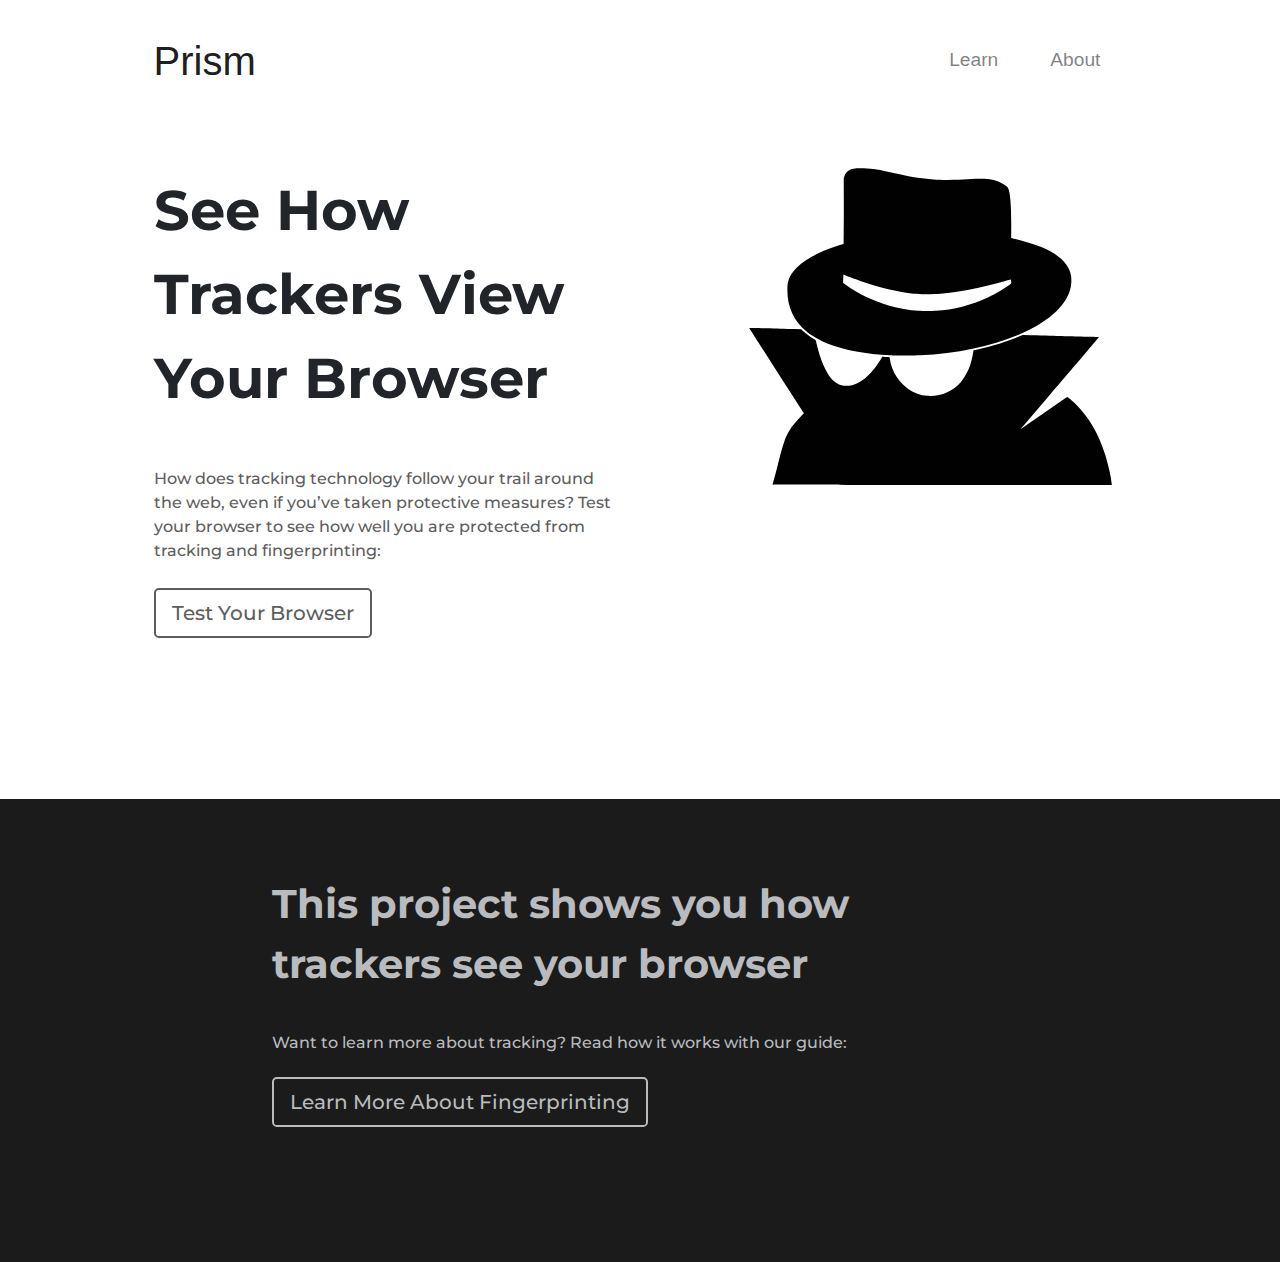
<file: index.html>
<!DOCTYPE html>
<html lang="en" dir="ltr">

<head>
  <meta charset="utf-8">

  <!-- google fonts cdn -->
  <link rel="preconnect" href="https://fonts.googleapis.com">
  <link rel="preconnect" href="https://fonts.gstatic.com" crossorigin>
  <link href="https://fonts.googleapis.com/css2?family=Montserrat:wght@100;200;300;400;500;600;700;800;900&display=swap" rel="stylesheet">

  <!-- bootstrap cdn -->
  <link rel="stylesheet" href="https://stackpath.bootstrapcdn.com/bootstrap/4.3.1/css/bootstrap.min.css" integrity="sha384-ggOyR0iXCbMQv3Xipma34MD+dH/1fQ784/j6cY/iJTQUOhcWr7x9JvoRxT2MZw1T" crossorigin="anonymous">
  <!-- css stylesheet -->
  <link rel="stylesheet" href="css/styles.css">

  <title>Prism</title>
</head>

<body>

  <!-- Title -->
  <section id="title">
    <div class="container-fluid">

      <!-- Navigation Bar -->
      <nav class="navbar navbar-expand-lg navbar-light">
        <a href="#" class="navbar-brand">Prism</a>
        <button class="navbar-toggler" type="button" data-toggle="collapse" data-target="#navbarSupportedContent" aria-controls="navbarSupportedContent" aria-expanded="false" aria-label="Toggle navigation">
          <span class="navbar-toggler-icon"></span>
        </button>
        <div class="collapse navbar-collapse" id="navbarSupportedContent">
          <ul class="navbar-nav ml-auto">
            <li class="nav-item">
              <a class="nav-link" href="#">Learn</a>
            </li>
            <li class="nav-item">
              <a class="nav-link" href="#">About</a>
            </li>
          </ul>
        </div>
      </nav>

      <!-- Title Desciption -->
      <div class="row title-desc">

        <div class="col-md-6">
          <h1>See How Trackers View Your Browser</h1>
          <p class="title-text">How does tracking technology follow your trail around the web, even if you’ve taken protective measures? Test your browser to see how well you are protected from tracking and fingerprinting:</p>
          <button type="button" class="btn btn-outline-dark btn-lg test-button">Test Your Browser</button>
        </div>

        <div class="col-md-6">
          <div class="image-container">
            <img class="title-image" src="images/spy.svg" alt="spy">
          </div>
        </div>

      </div>

    </div>
  </section>

  <!-- Feature -->
  <section id="feature">
    <div class="container-fluid">

      <!-- Feature Description -->
      <div class="row justify-content-center">

        <div class="col-10 feature-desc">
          <h1 class="feature-heading">This project shows you how trackers see your browser</h1>
          <p class="feature-text">Want to learn more about tracking? Read how it works with our guide:</p>
          <button type="button" class="btn btn-outline-light btn-lg feature-button">Learn More About Fingerprinting</button>
        </div>

      </div>

    </div>
  </section>

  <!-- Script Files for Bootstrap -->
  <script src="https://code.jquery.com/jquery-3.3.1.slim.min.js" integrity="sha384-q8i/X+965DzO0rT7abK41JStQIAqVgRVzpbzo5smXKp4YfRvH+8abtTE1Pi6jizo" crossorigin="anonymous"></script>
  <script src="https://cdnjs.cloudflare.com/ajax/libs/popper.js/1.14.7/umd/popper.min.js" integrity="sha384-UO2eT0CpHqdSJQ6hJty5KVphtPhzWj9WO1clHTMGa3JDZwrnQq4sF86dIHNDz0W1" crossorigin="anonymous"></script>
  <script src="https://stackpath.bootstrapcdn.com/bootstrap/4.3.1/js/bootstrap.min.js" integrity="sha384-JjSmVgyd0p3pXB1rRibZUAYoIIy6OrQ6VrjIEaFf/nJGzIxFDsf4x0xIM+B07jRM" crossorigin="anonymous"></script>
</body>

</html>
</file>
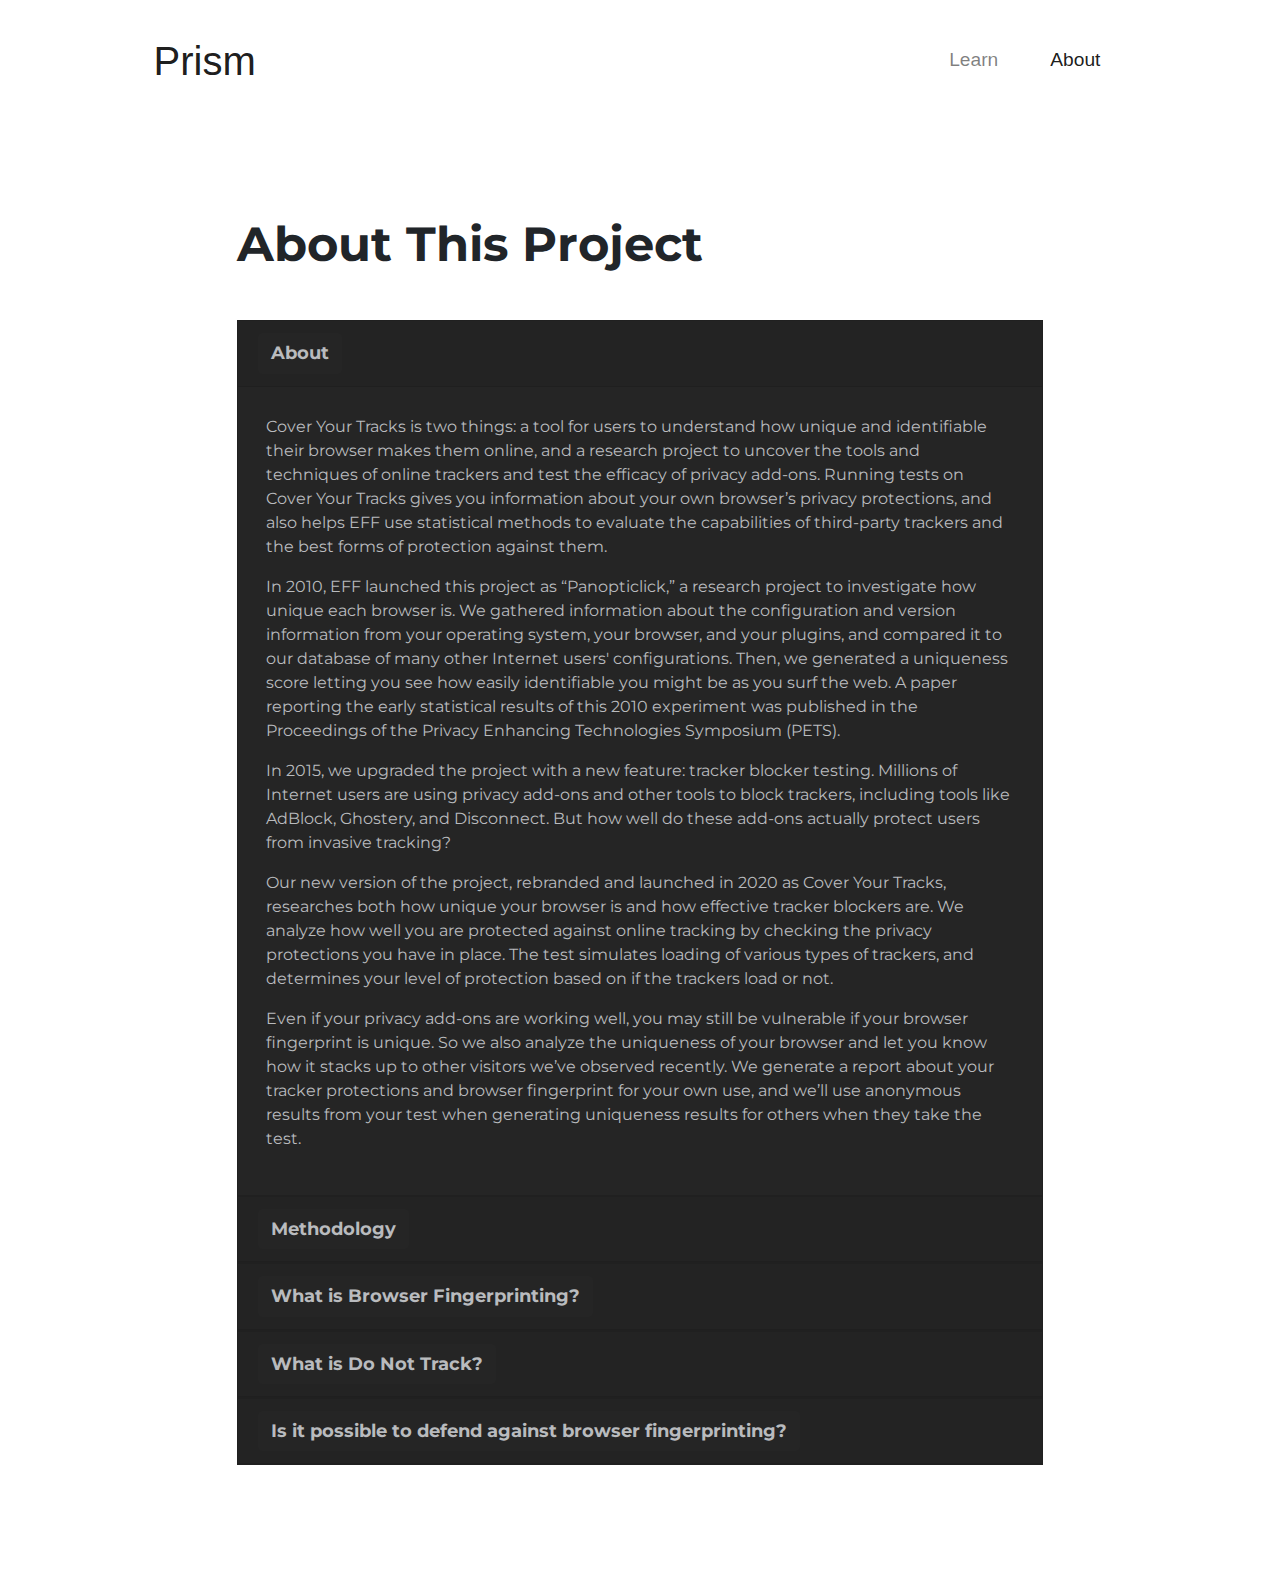
<file: about.html>
<!DOCTYPE html>
<html lang="en" dir="ltr">

<head>
  <meta charset="utf-8">

  <!-- google fonts cdn -->
  <link rel="preconnect" href="https://fonts.googleapis.com">
  <link rel="preconnect" href="https://fonts.gstatic.com" crossorigin>
  <link href="https://fonts.googleapis.com/css2?family=Montserrat:wght@100;200;300;400;500;600;700;800;900&display=swap" rel="stylesheet">

  <!-- bootstrap cdn -->
  <link rel="stylesheet" href="https://stackpath.bootstrapcdn.com/bootstrap/4.3.1/css/bootstrap.min.css" integrity="sha384-ggOyR0iXCbMQv3Xipma34MD+dH/1fQ784/j6cY/iJTQUOhcWr7x9JvoRxT2MZw1T" crossorigin="anonymous">
  <!-- css stylesheet -->
  <link rel="stylesheet" href="css/styles.css">

  <title>Prism</title>
</head>

<body>

  <!-- Title -->
  <section id="title">
    <div class="container-fluid">

      <!-- Navigation Bar -->
      <nav class="navbar navbar-expand-lg navbar-light">
        <a href="#" class="navbar-brand">Prism</a>
        <button class="navbar-toggler" type="button" data-toggle="collapse" data-target="#navbarSupportedContent" aria-controls="navbarSupportedContent" aria-expanded="false" aria-label="Toggle navigation">
          <span class="navbar-toggler-icon"></span>
        </button>
        <div class="collapse navbar-collapse" id="navbarSupportedContent">
          <ul class="navbar-nav ml-auto">
            <li class="nav-item">
              <a class="nav-link" href="#">Learn</a>
            </li>
            <li class="nav-item">
              <a class="nav-link active" href="#">About</a>
            </li>
          </ul>
        </div>
      </nav>

      <!-- Title Desciption -->
      <div class="row justify-content-center title-desc">

        <div class="col-10">
          <h1 class="about-heading">About This Project</h1>

          <div id="accordion">

            <div class="card text-white about-card">
              <div class="card-header" id="headingOne">
                <h5 class="mb-0">
                  <button class="btn btn-dark acc-button" data-toggle="collapse" data-target="#collapseOne" aria-expanded="true" aria-controls="collapseOne">
                    About
                  </button>
                </h5>
              </div>
              <div id="collapseOne" class="collapse show" aria-labelledby="headingOne" data-parent="#accordion">
                <div class="card-body about-text">
                  <p>
                    Cover Your Tracks is two things: a tool for users to understand how unique and identifiable their browser makes them online, and a research project to uncover the tools and techniques of online trackers and test the efficacy of
                    privacy add-ons. Running tests on Cover Your Tracks gives you information about your own browser’s privacy protections, and also helps EFF use statistical methods to evaluate the capabilities of third-party trackers and the best
                    forms of protection against them.
                  </p>
                  <p>
                    In 2010, EFF launched this project as “Panopticlick,” a research project to investigate how unique each browser is. We gathered information about the configuration and version information from your operating system, your browser,
                    and your plugins, and compared it to our database of many other Internet users' configurations. Then, we generated a uniqueness score letting you see how easily identifiable you might be as you surf the web. A paper reporting the
                    early statistical results of this 2010 experiment was published in the Proceedings of the Privacy Enhancing Technologies Symposium (PETS).
                  </p>
                  <p>
                    In 2015, we upgraded the project with a new feature: tracker blocker testing. Millions of Internet users are using privacy add-ons and other tools to block trackers, including tools like AdBlock, Ghostery, and Disconnect. But how
                    well do these add-ons actually protect users from invasive tracking?
                  </p>
                  <p>
                    Our new version of the project, rebranded and launched in 2020 as Cover Your Tracks, researches both how unique your browser is and how effective tracker blockers are. We analyze how well you are protected against online tracking
                    by
                    checking the privacy protections you have in place. The test simulates loading of various types of trackers, and determines your level of protection based on if the trackers load or not.
                  </p>
                  <p>
                    Even if your privacy add-ons are working well, you may still be vulnerable if your browser fingerprint is unique. So we also analyze the uniqueness of your browser and let you know how it stacks up to other visitors we’ve observed
                    recently. We generate a report about your tracker protections and browser fingerprint for your own use, and we’ll use anonymous results from your test when generating uniqueness results for others when they take the test.
                  </p>
                </div>
              </div>
            </div>
            <div class="card text-white about-card">
              <div class="card-header" id="headingTwo">
                <h5 class="mb-0">
                  <button class="btn btn-dark collapsed acc-button" data-toggle="collapse" data-target="#collapseTwo" aria-expanded="false" aria-controls="collapseTwo">
                    Methodology
                  </button>
                </h5>
              </div>
              <div id="collapseTwo" class="collapse" aria-labelledby="headingTwo" data-parent="#accordion">
                <div class="card-body about-text">
                  <p>
                    The results of Cover Your Tracks use several simulated tracking domains to trigger tracker blockers. Some blockers (such as Adblock Plus or Ghostery) are triggered by URL parameters that match ads or tracking beacons. Other
                    blockers (such as AdAway or Disconnect) match on a per-domain basis, and we strive to have our test domains included in such tools’ lists. Still other blockers (such as our own Privacy Badger) use a heuristic approach, blocking the
                    inclusion of trackers by detecting their use across domains.
                  </p>
                  <p>
                    In order to detect these different approaches, we have simulated tracking that triggers all three types of blocking. The Cover Your Tracks site generates third-party requests like:
                    <h6>https://trackersimulator.org/?action=tracking_tally&ad_url=123456</h6>
                    <h6>https://eviltracker.net/?action=tracking_tally&trackingserver=123456</h6>
                    <h6>https://do-not-tracker.org/?action=tracking_tally&random=123456</h6>
                  </p>
                    Each of these URLs attempts to set cookies, and is loaded from three first party domains in order to trigger heuristic blocking.
                  <p>
                  </p>
                  <p>
                    The first URL simulates tracking by a visible ad (if the ad is blocked, the test passes); the second simulates a non-visible tracking beacon (if the beacon is blocked, the test passes); and the third interaction with a domain that
                    has implemented the Do Not Track Policy (if the domain’s scripts are unblocked, the test passes).
                  </p>
                  <p>
                    If the simulated ad or beacon trackers load, but with their cookies blocked, those results are reported as “partial protection”, since the site doesn’t get an easy unique identifier, but tracking by IP addresses and other means
                    remain possible.
                  </p>
                </div>
              </div>
            </div>
            <div class="card text-white about-card">
              <div class="card-header" id="headingThree">
                <h5 class="mb-0">
                  <button class="btn btn-dark collapsed acc-button" data-toggle="collapse" data-target="#collapseThree" aria-expanded="false" aria-controls="collapseThree">
                    What is Browser Fingerprinting?
                  </button>
                </h5>
              </div>
              <div id="collapseThree" class="collapse" aria-labelledby="headingThree" data-parent="#accordion">
                <div class="card-body about-text">
                  <p>
                    “Browser fingerprinting” is a method of tracking web browsers by the configuration and settings information they make visible to websites, rather than traditional tracking methods such as IP addresses and unique cookies.
                  </p>
                  <p>
                    Browser fingerprinting is both difficult to detect and and extremely difficult to thwart.
                  </p>
                  <p>
                    When you load a web page, you will automatically broadcast certain information about your browser to the website you are visiting — as well as to any trackers embedded within the site (such as those that serve advertisements). The
                    site you are visiting may choose to analyze your browser using JavaScript, Flash and other methods (just like Cover Your Tracks does). It may look for what types of fonts you have installed, the language you’ve set, the add-ons
                    you’ve installed, and other factors. The site may then create a type of profile of you, tied to this pattern of characteristics associated with your browser, rather than tied to a specific tracking cookie.
                  </p>
                  <p>
                    If your browser is unique, then it’s possible that an online tracker can identify you even without setting tracking cookies. While the tracker won’t know your name, they could collect a deeply personal dossier of websites you visit.
                  </p>
                  <p>
                    Deleting your cookies won’t help, because it’s the characteristics of your browser configuration that are being analyzed. Read our suggestions to help defend against browser fingerprinting.
                  </p>
                </div>
              </div>
            </div>
            <div class="card text-white about-card">
              <div class="card-header" id="headingFour">
                <h5 class="mb-0">
                  <button class="btn btn-dark collapsed acc-button" data-toggle="collapse" data-target="#collapseFour" aria-expanded="false" aria-controls="collapseFour">
                    What is Do Not Track?
                  </button>
                </h5>
              </div>
              <div id="collapseFour" class="collapse" aria-labelledby="headingFour" data-parent="#accordion">
                <div class="card-body about-text">
                  <p>
                    Every time your computer sends or receives information over the Web, the request begins with some short pieces of information called headers. These headers include information like what browser you're using, what language your
                    computer is set to, and other technical details.
                  </p>
                  <p>
                    Do Not Track is a simple, machine-readable header indicating that you don't want to be tracked. Because this signal is a header, and not a cookie, users can clear their cookies at will without disrupting the functionality of the Do
                    Not Track flag.
                  </p>
                  <p>
                    In all the major browsers, there is an easy way to tell websites that you do not want to be tracked by setting the Do Not Track header. (Do it yourself or install EFF’s Privacy Badger and we’ll turn it on for you in Chrome and
                    Firefox.)
                  </p>
                  <p>
                    When websites respect the Do Not Track signal, it’s easy for users to protect themselves from online tracking. The average Internet user won’t need to remember to delete cookies, install additional privacy software, or even worry
                    about browser fingerprinting. (link to browser fingerprinting section).
                  </p>
                  <p>
                    Unfortunately, most websites and online trackers — with some laudable exceptions — currently ignore the Do Not Track signal entirely.
                  </p>
                  <p>
                    Setting your browser to unblock ads from websites that commit to respecting Do Not Track rewards companies that are respecting user privacy, incentivizing more companies to respect Do Not Track in order to have their ads shown at
                    all. By preserving privacy-friendly ads, sites that rely on advertising funding can continue to thrive without adjusting their core business model, even as they respect users’ privacy choices.
                  </p>
                  <p>
                    Over time, we believe we can shift the norms on the Web to ensure privacy and respect for users comes first. But that can only happen if online advertisers are incentivized to respect user choices.
                  </p>

                </div>
              </div>
            </div>
            <div class="card text-white about-card">
              <div class="card-header" id="headingFive">
                <h5 class="mb-0">
                  <button class="btn btn-dark collapsed acc-button" data-toggle="collapse" data-target="#collapseFive" aria-expanded="false" aria-controls="collapseFive">
                    Is it possible to defend against browser fingerprinting?
                  </button>
                </h5>
              </div>
              <div id="collapseFive" class="collapse" aria-labelledby="headingFive" data-parent="#accordion">
                <div class="card-body about-text">
                  Browser fingerprinting is quite a powerful method of tracking users around the Internet. There are some defensive measures that can be taken with existing browsers, but none of them are ideal. In practice, the most realistic protection is using the Tor Browser, which has put a lot of effort into reducing browser fingerprintability. For day-to-day use, the best options are to run tools like Privacy Badger or Disconnect that will block some (but unfortunately not all) of the domains that try to perform fingerprinting, and/or to use a tool like NoScript for Firefox, which greatly reduces the amount of data available to fingerprinters.
                </div>
              </div>
            </div>

          </div>

        </div>

      </div>
      
    </div>
  </section>

  <!-- Script Files for Bootstrap -->
  <script src="https://code.jquery.com/jquery-3.3.1.slim.min.js" integrity="sha384-q8i/X+965DzO0rT7abK41JStQIAqVgRVzpbzo5smXKp4YfRvH+8abtTE1Pi6jizo" crossorigin="anonymous"></script>
  <script src="https://cdnjs.cloudflare.com/ajax/libs/popper.js/1.14.7/umd/popper.min.js" integrity="sha384-UO2eT0CpHqdSJQ6hJty5KVphtPhzWj9WO1clHTMGa3JDZwrnQq4sF86dIHNDz0W1" crossorigin="anonymous"></script>
  <script src="https://stackpath.bootstrapcdn.com/bootstrap/4.3.1/js/bootstrap.min.js" integrity="sha384-JjSmVgyd0p3pXB1rRibZUAYoIIy6OrQ6VrjIEaFf/nJGzIxFDsf4x0xIM+B07jRM" crossorigin="anonymous"></script>
</body>

</html>
</file>
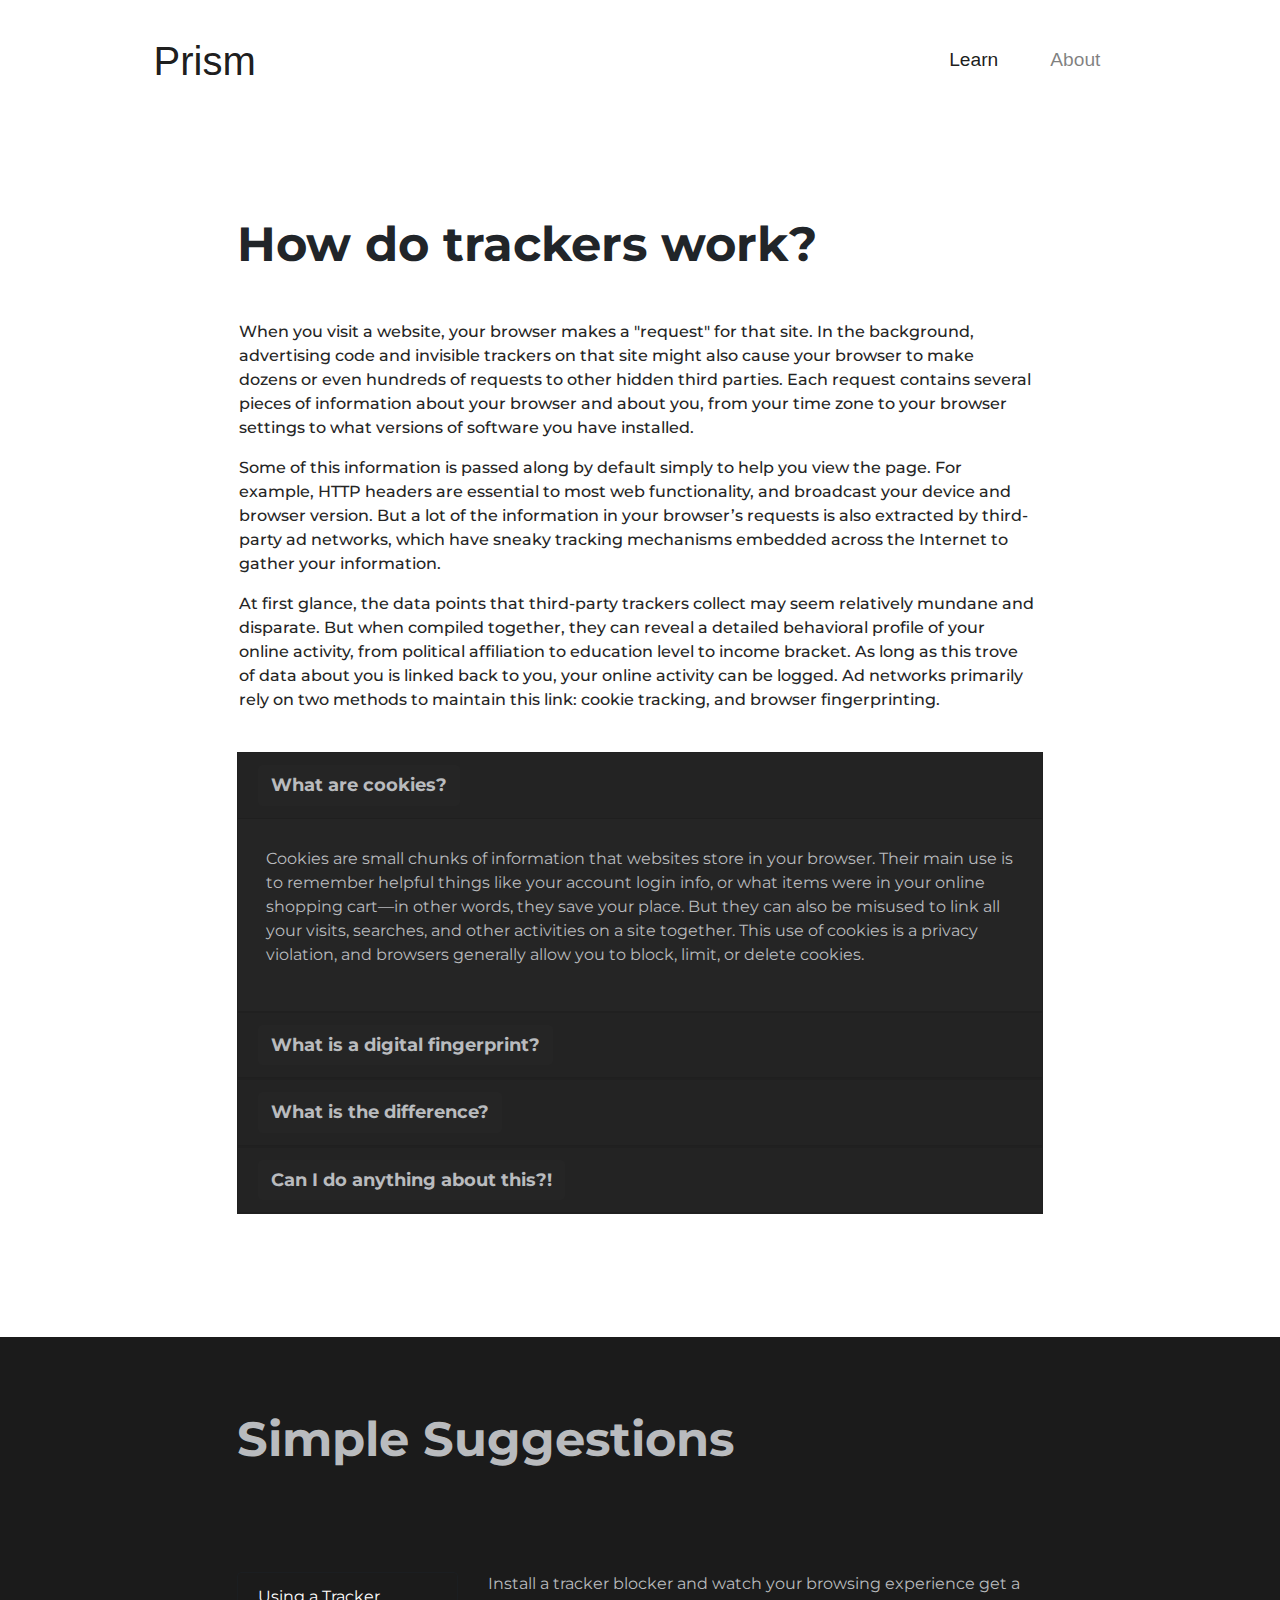
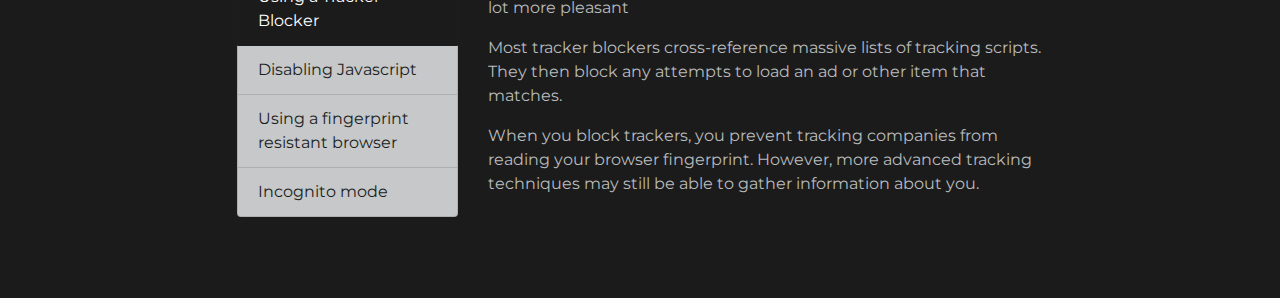
<file: learn.html>
<!DOCTYPE html>
<html lang="en" dir="ltr">

<head>
  <meta charset="utf-8">

  <!-- google fonts cdn -->
  <link rel="preconnect" href="https://fonts.googleapis.com">
  <link rel="preconnect" href="https://fonts.gstatic.com" crossorigin>
  <link href="https://fonts.googleapis.com/css2?family=Montserrat:wght@100;200;300;400;500;600;700;800;900&display=swap" rel="stylesheet">

  <!-- bootstrap cdn -->
  <link rel="stylesheet" href="https://stackpath.bootstrapcdn.com/bootstrap/4.3.1/css/bootstrap.min.css" integrity="sha384-ggOyR0iXCbMQv3Xipma34MD+dH/1fQ784/j6cY/iJTQUOhcWr7x9JvoRxT2MZw1T" crossorigin="anonymous">
  <!-- css stylesheet -->
  <link rel="stylesheet" href="css/styles.css">

  <title>Prism</title>
</head>

<body>
  <!-- Title -->
  <section id="title">
    <div class="container-fluid">

      <!-- Navigation Bar -->
      <nav class="navbar navbar-expand-lg navbar-light">
        <a href="#" class="navbar-brand">Prism</a>
        <button class="navbar-toggler" type="button" data-toggle="collapse" data-target="#navbarSupportedContent" aria-controls="navbarSupportedContent" aria-expanded="false" aria-label="Toggle navigation">
          <span class="navbar-toggler-icon"></span>
        </button>
        <div class="collapse navbar-collapse" id="navbarSupportedContent">
          <ul class="navbar-nav ml-auto">
            <li class="nav-item">
              <a class="nav-link active" href="#">Learn</a>
            </li>
            <li class="nav-item">
              <a class="nav-link" href="#">About</a>
            </li>
          </ul>
        </div>
      </nav>

      <!-- Title Desciption -->
      <div class="row justify-content-center title-desc">

        <div class="col-10">
          <h1 class="about-heading">How do trackers work?</h1>

          <div class="learn-text">
            <p>
              When you visit a website, your browser makes a "request" for that site. In the background, advertising code and invisible trackers on that site might also cause your browser to make dozens or even hundreds of requests to other hidden
              third parties. Each request contains several pieces of information about your browser and about you, from your time zone to your browser settings to what versions of software you have installed.
            </p>
            <p>
              Some of this information is passed along by default simply to help you view the page. For example, HTTP headers are essential to most web functionality, and broadcast your device and browser version. But a lot of the information in your
              browser’s requests is also extracted by third-party ad networks, which have sneaky tracking mechanisms embedded across the Internet to gather your information.
            </p>
            <p>
              At first glance, the data points that third-party trackers collect may seem relatively mundane and disparate. But when compiled together, they can reveal a detailed behavioral profile of your online activity, from political affiliation
              to education level to income bracket. As long as this trove of data about you is linked back to you, your online activity can be logged. Ad networks primarily rely on two methods to maintain this link: cookie tracking, and browser
              fingerprinting.
            </p>
          </div>

          <div id="accordion">

            <div class="card text-white about-card">
              <div class="card-header" id="headingOne">
                <h5 class="mb-0">
                  <button class="btn btn-dark acc-button" data-toggle="collapse" data-target="#collapseOne" aria-expanded="true" aria-controls="collapseOne">
                    What are cookies?
                  </button>
                </h5>
              </div>
              <div id="collapseOne" class="collapse show" aria-labelledby="headingOne" data-parent="#accordion">
                <div class="card-body about-text">
                  <p>
                    Cookies are small chunks of information that websites store in your browser. Their main use is to remember helpful things like your account login info, or what items were in your online shopping cart—in other words, they save your
                    place. But they can also be misused to link all your visits, searches, and other activities on a site together. This use of cookies is a privacy violation, and browsers generally allow you to block, limit, or delete cookies.
                  </p>
                </div>
              </div>
            </div>
            <div class="card text-white about-card">
              <div class="card-header" id="headingTwo">
                <h5 class="mb-0">
                  <button class="btn btn-dark collapsed acc-button" data-toggle="collapse" data-target="#collapseTwo" aria-expanded="false" aria-controls="collapseTwo">
                    What is a digital fingerprint?
                  </button>
                </h5>
              </div>
              <div id="collapseTwo" class="collapse" aria-labelledby="headingTwo" data-parent="#accordion">
                <div class="card-body about-text">
                  <p>
                    A digital fingerprint is essentially a list of characteristics that are unique to a single user, their browser, and their particular hardware setup. This includes information the browser needs to send to access websites, like the
                    location of the website the user is requesting. But it also includes a host of seemingly insignificant data (like screen resolution and installed fonts) gathered by tracking scripts. Tracking sites can stitch all the small pieces
                    together to form a unique picture, or "fingerprint," of your device.
                  </p>
                </div>
              </div>
            </div>
            <div class="card text-white about-card">
              <div class="card-header" id="headingThree">
                <h5 class="mb-0">
                  <button class="btn btn-dark collapsed acc-button" data-toggle="collapse" data-target="#collapseThree" aria-expanded="false" aria-controls="collapseThree">
                    What is the difference?
                  </button>
                </h5>
              </div>
              <div id="collapseThree" class="collapse" aria-labelledby="headingThree" data-parent="#accordion">
                <div class="card-body about-text">
                  <p>
                    Think of the small tracking devices scientists use to follow animal migration patterns, or a GPS transmitter attached to a car. As long as they’re attached to the target animal or vehicle, they are accurate and effective—but they
                    lose all value if they’re knocked off or discarded. This is roughly how cookies behave: they track users up until the point a user deletes them.
                  </p>
                  <p>
                    Fingerprinting uses more permanent identifiers such as hardware specifications and browser settings. This is equivalent to tracking a bird by its song or feather markings, or a car by its license plate, make, model, and color. In
                    other words, metrics that are harder to change and impossible to delete.
                  </p>
                </div>
              </div>
            </div>
            <div class="card text-white about-card">
              <div class="card-header" id="headingFour">
                <h5 class="mb-0">
                  <button class="btn btn-dark collapsed acc-button" data-toggle="collapse" data-target="#collapseFour" aria-expanded="false" aria-controls="collapseFour">
                    Can I do anything about this?!
                  </button>
                </h5>
              </div>
              <div id="collapseFour" class="collapse" aria-labelledby="headingFour" data-parent="#accordion">
                <div class="card-body about-text">
                  <p>
                    Completely blocking trackers is difficult, even with a fully-featured tracker blocker. Even so, we recommend using the tracking protections above. Privacy protection does not have to be perfect to make a big difference!
                  </p>
                  <p>
                    There are two main dynamics that make trackers hard to entirely avoid online:
                  </p>
                  <p>
                    1. Impact on Usability: It’s unfortunate that enhanced privacy often comes at the expense of functionality. For instance, you may want to disable JavaScript to stop tracking scripts from running. But this will likely make it hard
                    to shop, fill out forms, watch videos, or see interactive web elements. Many pages require disabling your ad blocker to see content, or refuse to load anything unless you use the “official” app.
                  </p>
                  <p>
                    2. Identifiable Protections: Paradoxically, sometimes your protections themselves can become part of your fingerprint. An add-on intended to protect you can even lead to your full identification. Changing your settings and
                    installing protections can lead trackers to be identified. In this case, you become a “mystery user with a very specific combination of privacy protections installed.”
                  </p>
                  <p>
                    In practice, the most realistic protection currently available is the Tor Browser, which has put a lot of effort into reducing browser fingerprintability. For day-to-day use, the best options are to run tools like Privacy Badger
                    or Disconnect that will block some (but unfortunately not all) of the domains that try to perform fingerprinting, and/or to use a tool like NoScript( for Firefox), which greatly reduces the amount of data available to
                    fingerprinters.
                  </p>
                  <p>
                    Cover Your Tracks’ primary goal is to help you determine your own balance between privacy and convenience. By giving you a summary of your overall protection and a list of characteristics that make up your digital fingerprint, you
                    can see exactly how your browser appears to trackers, and how implementing different protection methods changes this visibility. The following suggestions are simple, straightforward protection methods, and are an excellent
                    starting point.
                  </p>
                </div>
              </div>
            </div>

          </div>

        </div>

      </div>

    </div>
  </section>

  <section id="feature">
    <div class="container-fluid">

      <div class="row justify-content-center title-desc">

        <div class="col-10">
          <h1 class="learn-heading">Simple Suggestions</h1>        </div>

      </div>

      <div class="row justify-content-center">

        <div class="col-3">
          <div class="list-group" id="list-tab" role="tablist">
            <a class="list-group-item list-group-item-action list-group-item-dark active" id="list-home-list" data-toggle="list" href="#list-home" role="tab" aria-controls="home">Using a Tracker Blocker</a>
            <a class="list-group-item list-group-item-action list-group-item-dark" id="list-profile-list" data-toggle="list" href="#list-profile" role="tab" aria-controls="profile">Disabling Javascript</a>
            <a class="list-group-item list-group-item-action list-group-item-dark" id="list-messages-list" data-toggle="list" href="#list-messages" role="tab" aria-controls="messages">Using a fingerprint resistant browser</a>
            <a class="list-group-item list-group-item-action list-group-item-dark" id="list-settings-list" data-toggle="list" href="#list-settings" role="tab" aria-controls="settings">Incognito mode</a>
          </div>
        </div>

        <div class="col-7">
          <div class="tab-content" id="nav-tabContent">
            <div class="tab-pane fade show active" id="list-home" role="tabpanel" aria-labelledby="list-home-list">
              <p>
                Install a tracker blocker and watch your browsing experience get a lot more pleasant
              </p>
              <p>
                Most tracker blockers cross-reference massive lists of tracking scripts. They then block any attempts to load an ad or other item that matches.
              </p>
              <p>
                When you block trackers, you prevent tracking companies from reading your browser fingerprint. However, more advanced tracking techniques may still be able to gather information about you.
              </p>
            </div>
            <div class="tab-pane fade" id="list-profile" role="tabpanel" aria-labelledby="list-profile-list">
              <p>
                Most trackers run on JavaScript, and they can’t gather much of the information used to determine your browser fingerprint without it. Thus, your browser looks a lot less distinct, and is more protected.
              </p>
              <p>
                But there is a trade off. Disabling JavaScript breaks a staggering amount of websites, and limits the functionality of many more.
              </p>
            </div>
            <div class="tab-pane fade" id="list-messages" role="tabpanel" aria-labelledby="list-messages-list">
              <p>
                Some newer browsers were built to thwart fingerprinting, such as Tor Browser and Brave. How they do this varies from browser to browser, but they generally work by making your fingerprint less unique and/or less consistent. This means
                trackers have a harder time following your usage of the web.
              </p>
            </div>
            <div class="tab-pane fade" id="list-settings" role="tabpanel" aria-labelledby="list-settings-list">
              <p>
                Historically, Private Browsing and Incognito Mode had a single purpose. These modes were intended to prevent traces of sites you visited from being stored on your machine. It was not meant to prevent remote sites or trackers from
                identifying and storing when you visit a site on their servers.
              </p>
              <p>
                If you are using Firefox, using Private Browsing will provide some protections against trackers. Any trackers that are included in the Disconnect tracking protection list will be blocked. This keeps you safe from known trackers. Known
                fingerprinters and cryptominers which use your browser against you are also blocked.
              </p>
            </div>
          </div>
        </div>

      </div>

    </div>
  </section>

  <!-- Script Files for Bootstrap -->
  <script src="https://code.jquery.com/jquery-3.3.1.slim.min.js" integrity="sha384-q8i/X+965DzO0rT7abK41JStQIAqVgRVzpbzo5smXKp4YfRvH+8abtTE1Pi6jizo" crossorigin="anonymous"></script>
  <script src="https://cdnjs.cloudflare.com/ajax/libs/popper.js/1.14.7/umd/popper.min.js" integrity="sha384-UO2eT0CpHqdSJQ6hJty5KVphtPhzWj9WO1clHTMGa3JDZwrnQq4sF86dIHNDz0W1" crossorigin="anonymous"></script>
  <script src="https://stackpath.bootstrapcdn.com/bootstrap/4.3.1/js/bootstrap.min.js" integrity="sha384-JjSmVgyd0p3pXB1rRibZUAYoIIy6OrQ6VrjIEaFf/nJGzIxFDsf4x0xIM+B07jRM" crossorigin="anonymous"></script>
</body>

</html>
</file>
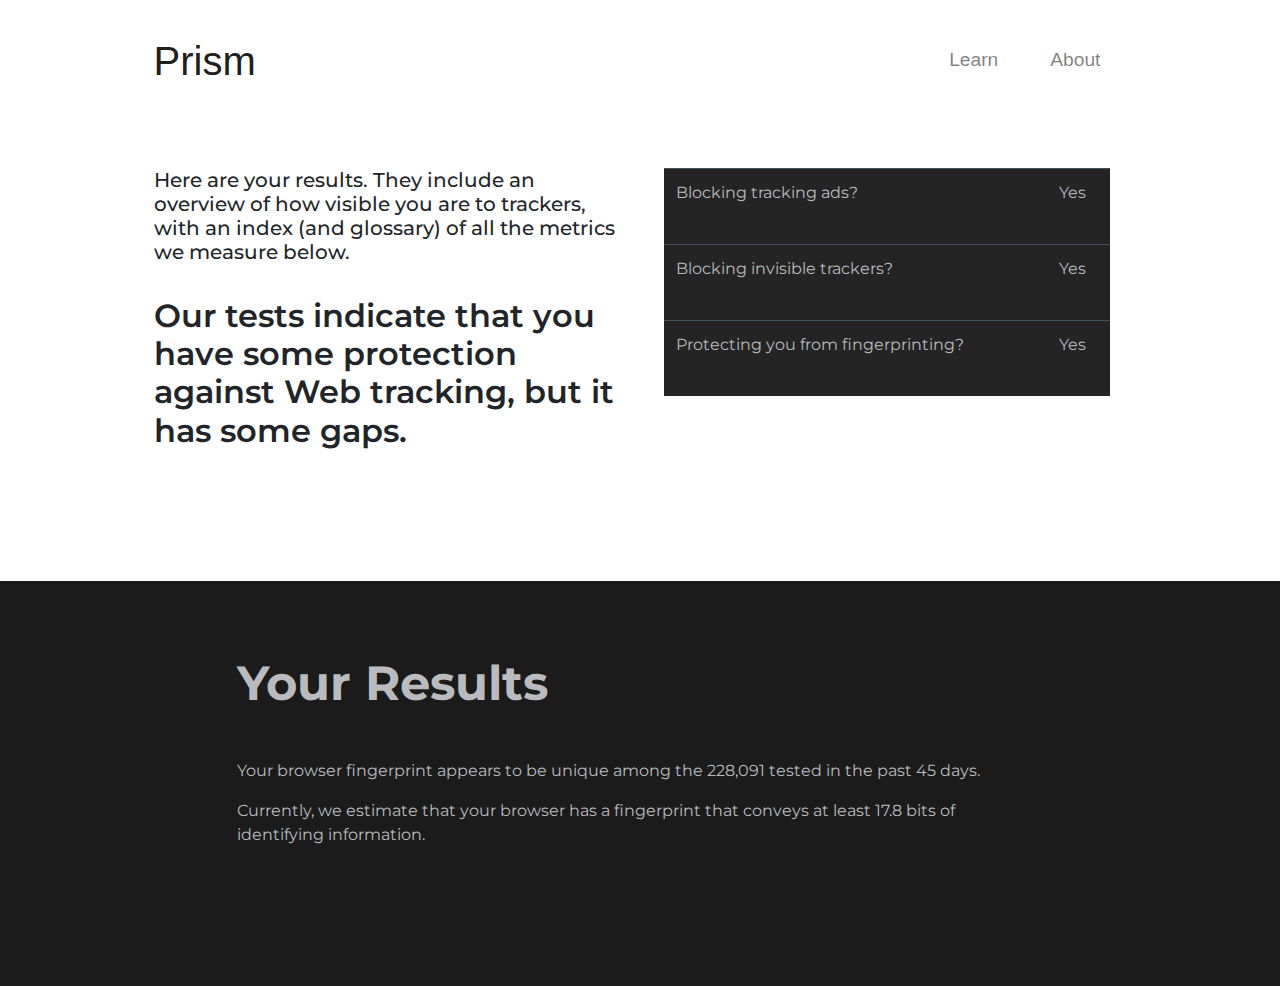
<file: result.html>
<!DOCTYPE html>
<html lang="en" dir="ltr">

<head>
  <meta charset="utf-8">

  <!-- google fonts cdn -->
  <link rel="preconnect" href="https://fonts.googleapis.com">
  <link rel="preconnect" href="https://fonts.gstatic.com" crossorigin>
  <link href="https://fonts.googleapis.com/css2?family=Montserrat:wght@100;200;300;400;500;600;700;800;900&display=swap" rel="stylesheet">

  <!-- bootstrap cdn -->
  <link rel="stylesheet" href="https://stackpath.bootstrapcdn.com/bootstrap/4.3.1/css/bootstrap.min.css" integrity="sha384-ggOyR0iXCbMQv3Xipma34MD+dH/1fQ784/j6cY/iJTQUOhcWr7x9JvoRxT2MZw1T" crossorigin="anonymous">
  <!-- css stylesheet -->
  <link rel="stylesheet" href="css/styles.css">

  <title>Prism</title>
</head>

<body>
  <!-- Title -->
  <section id="title">
    <div class="container-fluid">

      <!-- Navigation Bar -->
      <nav class="navbar navbar-expand-lg navbar-light">
        <a href="#" class="navbar-brand">Prism</a>
        <button class="navbar-toggler" type="button" data-toggle="collapse" data-target="#navbarSupportedContent" aria-controls="navbarSupportedContent" aria-expanded="false" aria-label="Toggle navigation">
          <span class="navbar-toggler-icon"></span>
        </button>
        <div class="collapse navbar-collapse" id="navbarSupportedContent">
          <ul class="navbar-nav ml-auto">
            <li class="nav-item">
              <a class="nav-link" href="#">Learn</a>
            </li>
            <li class="nav-item">
              <a class="nav-link" href="#">About</a>
            </li>
          </ul>
        </div>
      </nav>

      <!-- Title Desciption -->
      <div class="row title-desc">

        <div class="col-md-6">
          <h5 class="result-subheading">Here are your results. They include an overview of how visible you are to trackers, with an index (and glossary) of all the metrics we measure below.</h5>
          <h2 class="result-heading">Our tests indicate that you have some protection against Web tracking, but it has some gaps.</h2>
        </div>

        <div class="col-md-6">
          <div class="result-table">
            <table class="table table-dark">
              <tbody>
                <tr>
                  <td>Blocking tracking ads?</td>
                  <td>Yes</td>
                </tr>
                <tr>
                  <td>Blocking invisible trackers?</td>
                  <td>Yes</td>
                </tr>
                <tr>
                  <td>Protecting you from fingerprinting?</td>
                  <td>Yes</td>
                </tr>
              </tbody>
            </table>
          </div>
        </div>

      </div>

    </div>
  </section>

  <section id="feature">
    <div class="container-fluid">

      <div class="row justify-content-center title-desc">

        <div class="col-10">
          <h1 class="result-feature-heading">Your Results</h1>
          <p class="result-text">
            Your browser fingerprint appears to be unique among the 228,091 tested in the past 45 days.
          </p>
          <p class="result-text">
            Currently, we estimate that your browser has a fingerprint that conveys at least 17.8 bits of identifying information.
          </p>
        </div>

      </div>
      
    </div>
  </section>

  <!-- Script Files for Bootstrap -->
  <script src="https://code.jquery.com/jquery-3.3.1.slim.min.js" integrity="sha384-q8i/X+965DzO0rT7abK41JStQIAqVgRVzpbzo5smXKp4YfRvH+8abtTE1Pi6jizo" crossorigin="anonymous"></script>
  <script src="https://cdnjs.cloudflare.com/ajax/libs/popper.js/1.14.7/umd/popper.min.js" integrity="sha384-UO2eT0CpHqdSJQ6hJty5KVphtPhzWj9WO1clHTMGa3JDZwrnQq4sF86dIHNDz0W1" crossorigin="anonymous"></script>
  <script src="https://stackpath.bootstrapcdn.com/bootstrap/4.3.1/js/bootstrap.min.js" integrity="sha384-JjSmVgyd0p3pXB1rRibZUAYoIIy6OrQ6VrjIEaFf/nJGzIxFDsf4x0xIM+B07jRM" crossorigin="anonymous"></script>
</body>

</html>
</file>
<file: css/styles.css>
body {
  font-family: 'Montserrat', sans-serif;
}

h1 {
  font-size: 3.5rem;
  font-weight: bold;
  line-height: 1.5;
}

.container-fluid {
  padding: 2% 12%;
}

/* ******************TITLE SECTION************************* */

.navbar {
  padding: 0 0 4.5rem;
}

.navbar-brand {
  font-size: 2.5rem;
  font-family: 'Montserrat-Black', sans-serif;
}

.nav-item {
  padding: 0 18px;
}

.nav-link {
  font-size: 1.2rem;
  font-family: 'Montserrat-Light', sans-serif;
}

.test-button {
  margin: 2% 0 8% 0;
  color: #5D5D5D;
  border-color: #5D5D5D;
  font-weight: 500;
  border-width: 2px;
}

.title-desc {
  margin-bottom: 10%;
}

.title-image {
  width: 77%;
  margin-left: 20%;
}

.title-text {
  color: #5D5D5D;
  margin-top: 10%;
  font-weight: 500;
}

/* *********************FEATURE SECTION********************** */

#feature {
  background-color: #1B1B1B;
}

.brand-name {
  color: #8D8D8D;
  display: block;
  font-weight: normal;
  margin-top: 10%;
}

.brand-name:hover {
  color: white;
  text-decoration: none;
}

.feature-button {
  margin: 2% 0 8% 0;
  color: #B9BBBE;
  border-color: #B9BBBE;
  font-weight: 500;
  border-width: 2px;
}

.feature-desc {
  padding: 5% 5% 5% 5%;
  color: #B9BBBE;
}

.feature-heading {
  font-size: 2.5rem;
  font-weight: bold;
  line-height: 1.5;
  margin-bottom: 5%;
}

.feature-text {
  margin-bottom: 1%;
  font-weight: 500;
}

/* ********************************ABOUT PAGE*********************************** */

.about-card {
  border-radius: 0;
  background-color: #252525;
}

.about-heading {
  font-size: 3rem;
  margin: 5% 0 5% 0;
}

.about-text {
  color: #B9BBBE;
  padding: 3.5%;
}

.acc-button {
  background-color: #252525;
  border-color: #252525;
  color: #B9BBBE;
  font-weight: bold;
  font-size: 1.1rem;
}

/* ***************************************LEARN PAGE************************************ */

a.list-group-item.list-group-item-action.list-group-item-dark.active {
  background-color: #1B1B1B;
}

.tab-content {
  color: #B9BBBE;
}

.list-group {
  margin-bottom: 25%;
}

.learn-heading {
  color: #B9BBBE;
  font-size: 3rem;
  margin: 5% 0 0 0;
}

.learn-text {
  color: #252525;
  margin: 0 1% 5% 0.2%;
  font-weight: 500;
}


/* **************************************RESULT PAGE***************************************** */

tbody {
  background-color: #242424;
  color: #B9BBBE;
}

tr {
  height: 76px;
}

.result-feature-heading {
  color: #B9BBBE;
  font-size: 3rem;
  margin: 5% 0 5% 0;
}

.result-heading {
  font-weight: 600;
}

.result-subheading {
  font-weight: 500;
  margin-bottom: 7%;
}


.result-table {
  margin-right: 3.5%;
  margin-left: 2%;
}

.result-text {
  color: #B9BBBE;
}
</file>
